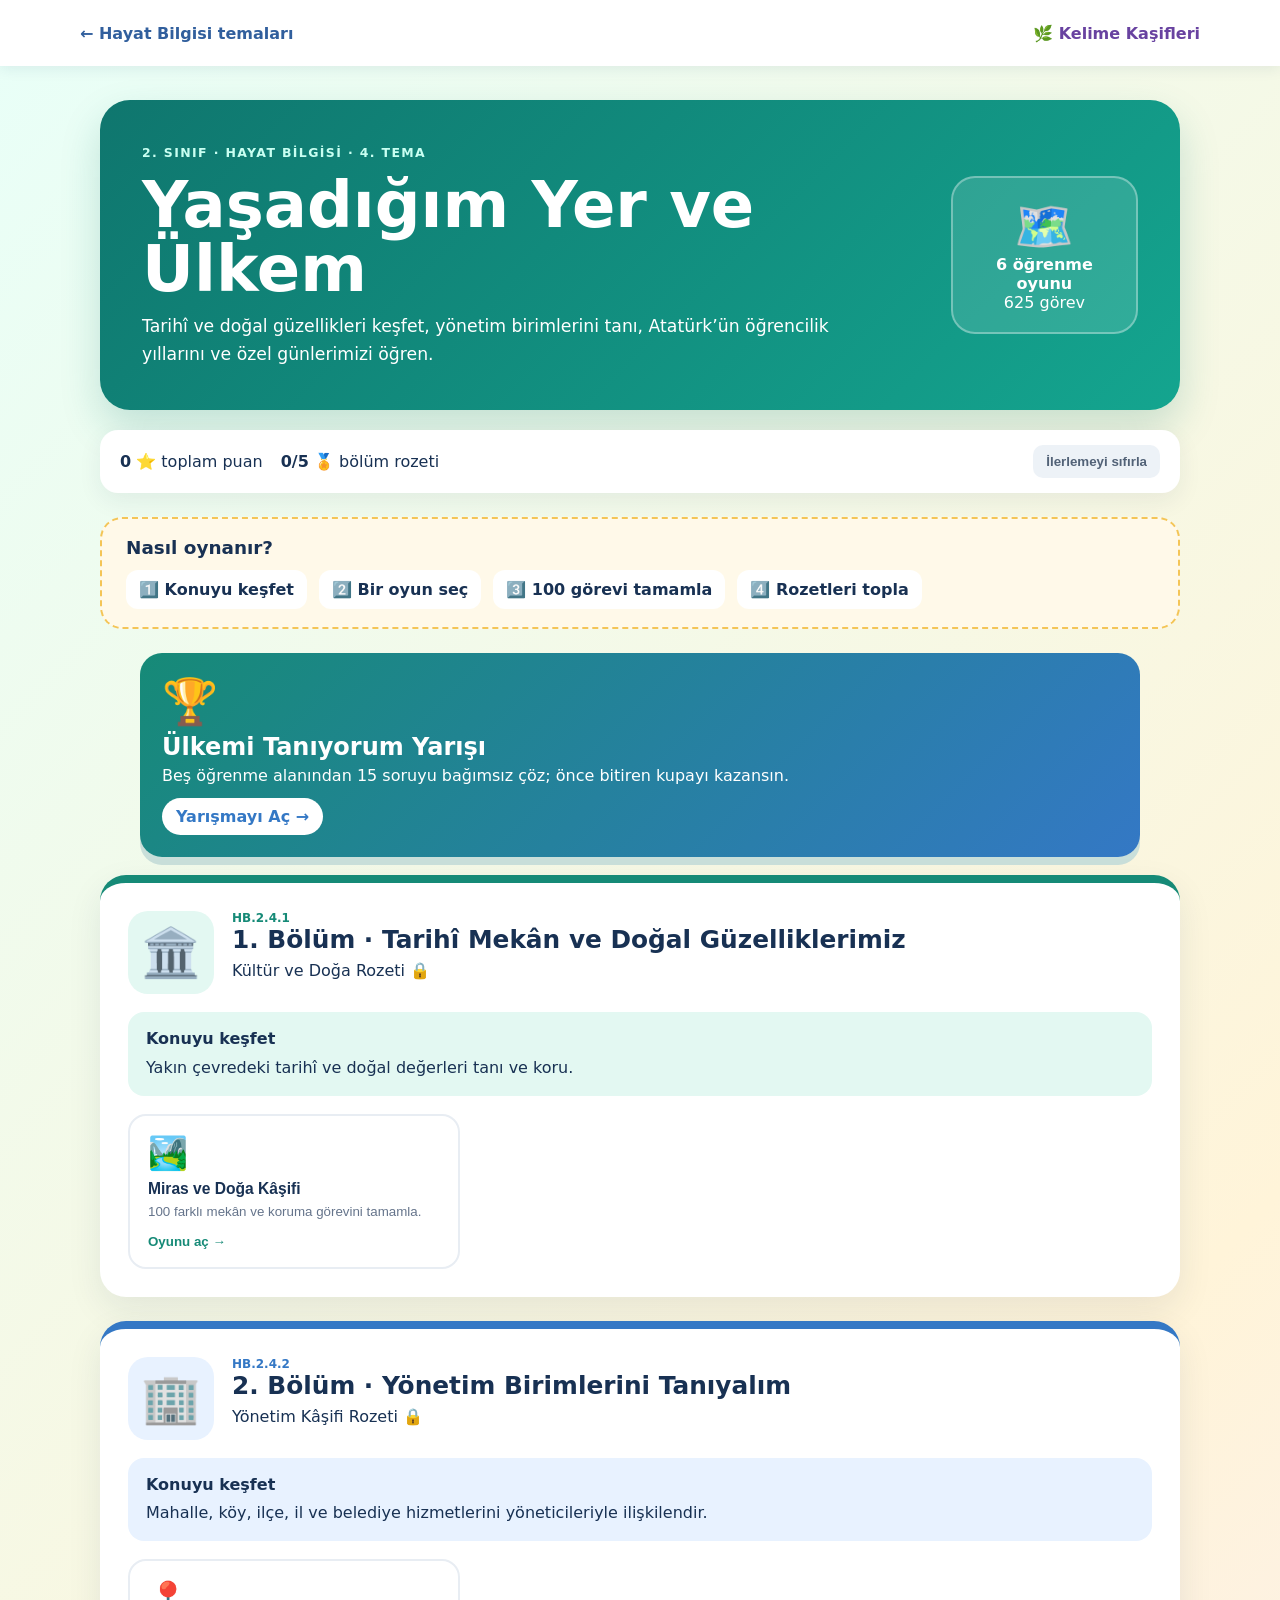
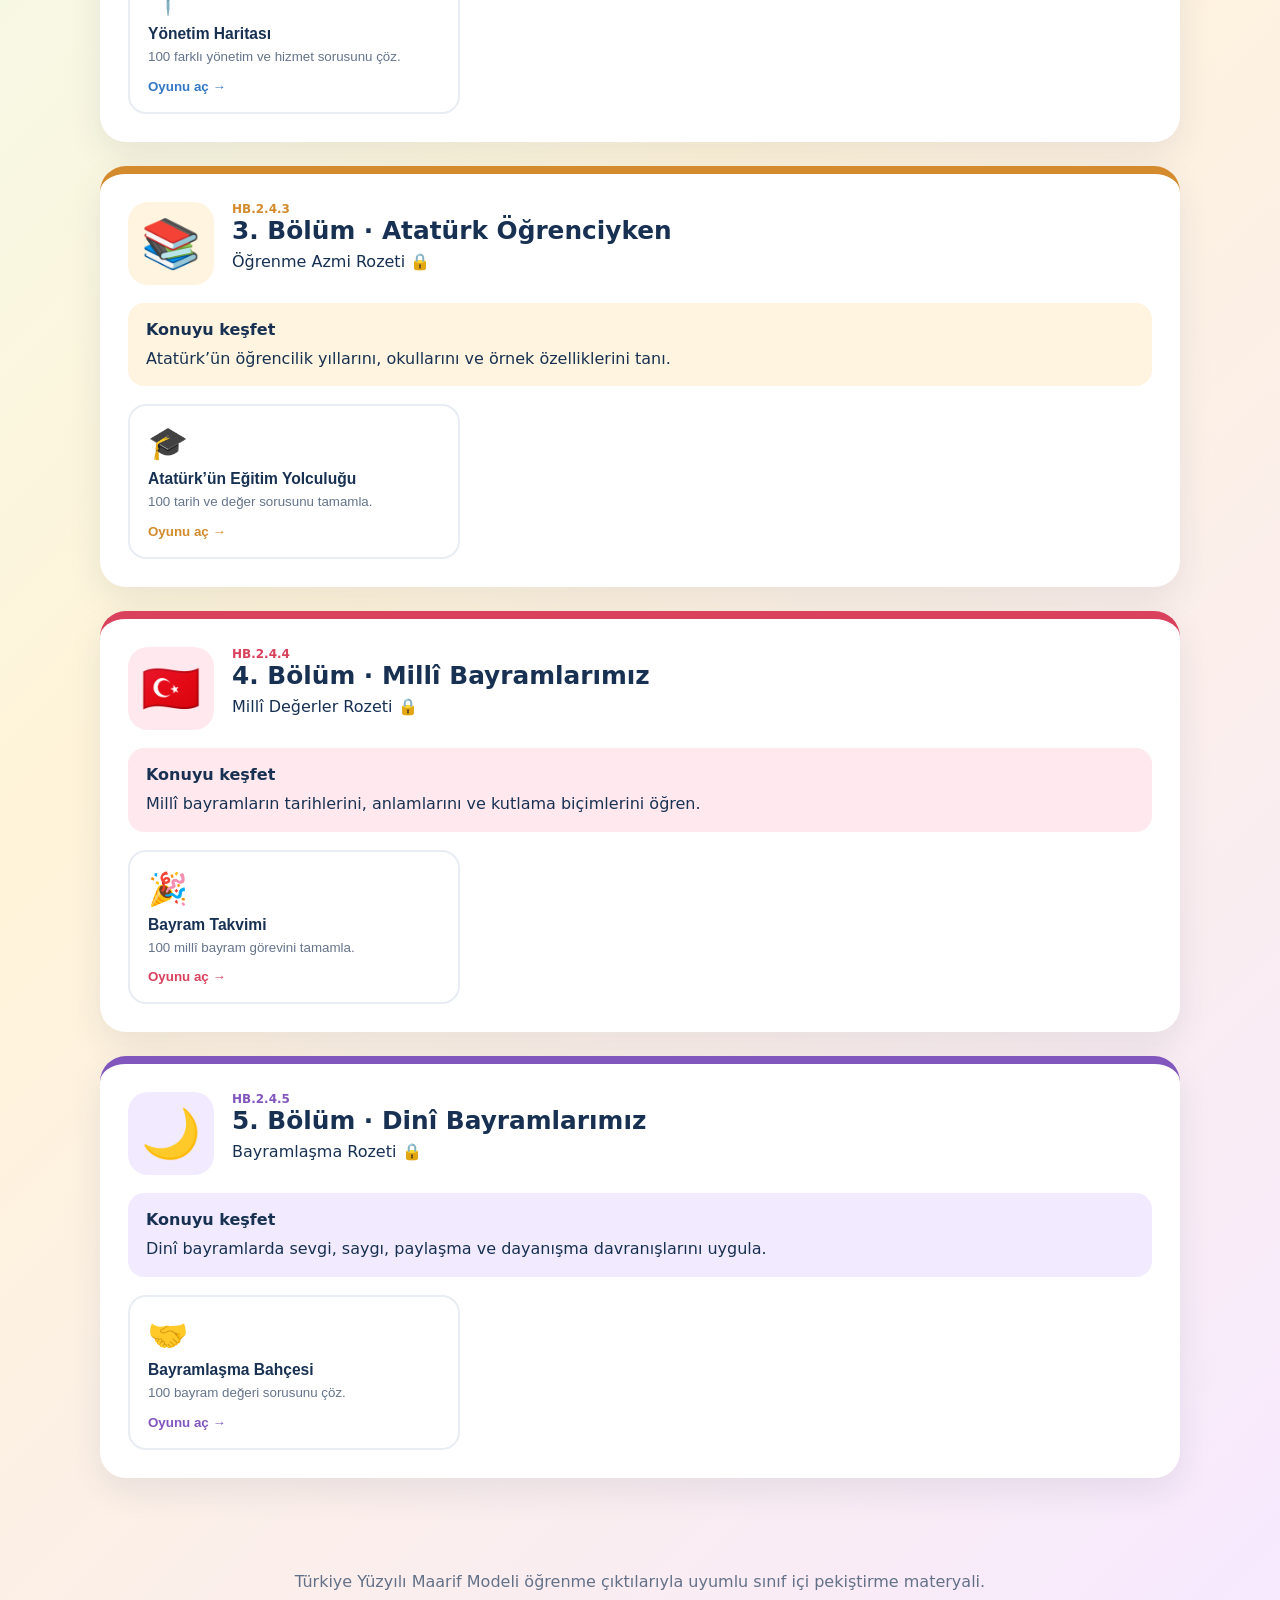
<file: index.html>
<!doctype html>
<html lang="tr">
<head>
<meta charset="utf-8"><meta name="viewport" content="width=device-width,initial-scale=1">
<meta name="theme-color" content="#0f766e"><meta http-equiv="Cache-Control" content="no-cache, no-store, must-revalidate">
<title>Yaşadığım Yer ve Ülkem | Kelime Kaşifleri</title>
<link rel="stylesheet" href="styles.css?v=1">
</head>
<body>
<header class="top"><a class="home" href="https://dilaleylak-svg.github.io/hayat-bilgisi/">← Hayat Bilgisi temaları</a><div class="brand">🌿 Kelime Kaşifleri</div></header>
<main>
<section class="hero">
<div><span class="eyebrow">2. SINIF · HAYAT BİLGİSİ · 4. TEMA</span><h1>Yaşadığım Yer ve Ülkem</h1><p>Tarihî ve doğal güzellikleri keşfet, yönetim birimlerini tanı, Atatürk’ün öğrencilik yıllarını ve özel günlerimizi öğren.</p></div>
<div class="hero-badge">🗺️<b>6 öğrenme oyunu</b><span>625 görev</span></div>
</section>
<section class="progress"><div><b id="stars">0</b> ⭐ toplam puan</div><div><b id="badges">0/5</b> 🏅 bölüm rozeti</div><button id="reset" type="button">İlerlemeyi sıfırla</button></section>
<section class="how"><h2>Nasıl oynanır?</h2><div class="steps"><span>1️⃣ Konuyu keşfet</span><span>2️⃣ Bir oyun seç</span><span>3️⃣ 100 görevi tamamla</span><span>4️⃣ Rozetleri topla</span></div></section>
<section style="margin:18px auto;max-width:1000px"><a href="ulkem-yarisi.html?v=1" style="display:block;text-decoration:none;color:#fff;background:linear-gradient(135deg,#168a77,#3478c5);border-radius:22px;padding:22px;box-shadow:0 8px 0 #c9dfda"><div style="font-size:45px">🏆</div><h2 style="margin:5px 0">Ülkemi Tanıyorum Yarışı</h2><p style="margin:5px 0 13px">Beş öğrenme alanından 15 soruyu bağımsız çöz; önce bitiren kupayı kazansın.</p><strong style="display:inline-block;background:#fff;color:#3478c5;border-radius:99px;padding:9px 14px">Yarışmayı Aç →</strong></a></section>
<section id="worlds" class="worlds"></section>
</main>
<div id="modal" class="modal" hidden><div class="gamebox">
<button id="close" class="close" aria-label="Oyunu kapat">✕</button>
<div id="gameHead"></div><div class="meter"><i id="bar"></i></div>
<div id="question"></div><div id="answers" class="answers"></div><div id="feedback" class="feedback" aria-live="polite"></div>
<button id="next" class="next" hidden>Sonraki görev →</button>
</div></div>
<footer>Türkiye Yüzyılı Maarif Modeli öğrenme çıktılarıyla uyumlu sınıf içi pekiştirme materyali.</footer>
<script src="app.js?v=101"></script>
</body></html>
</file>
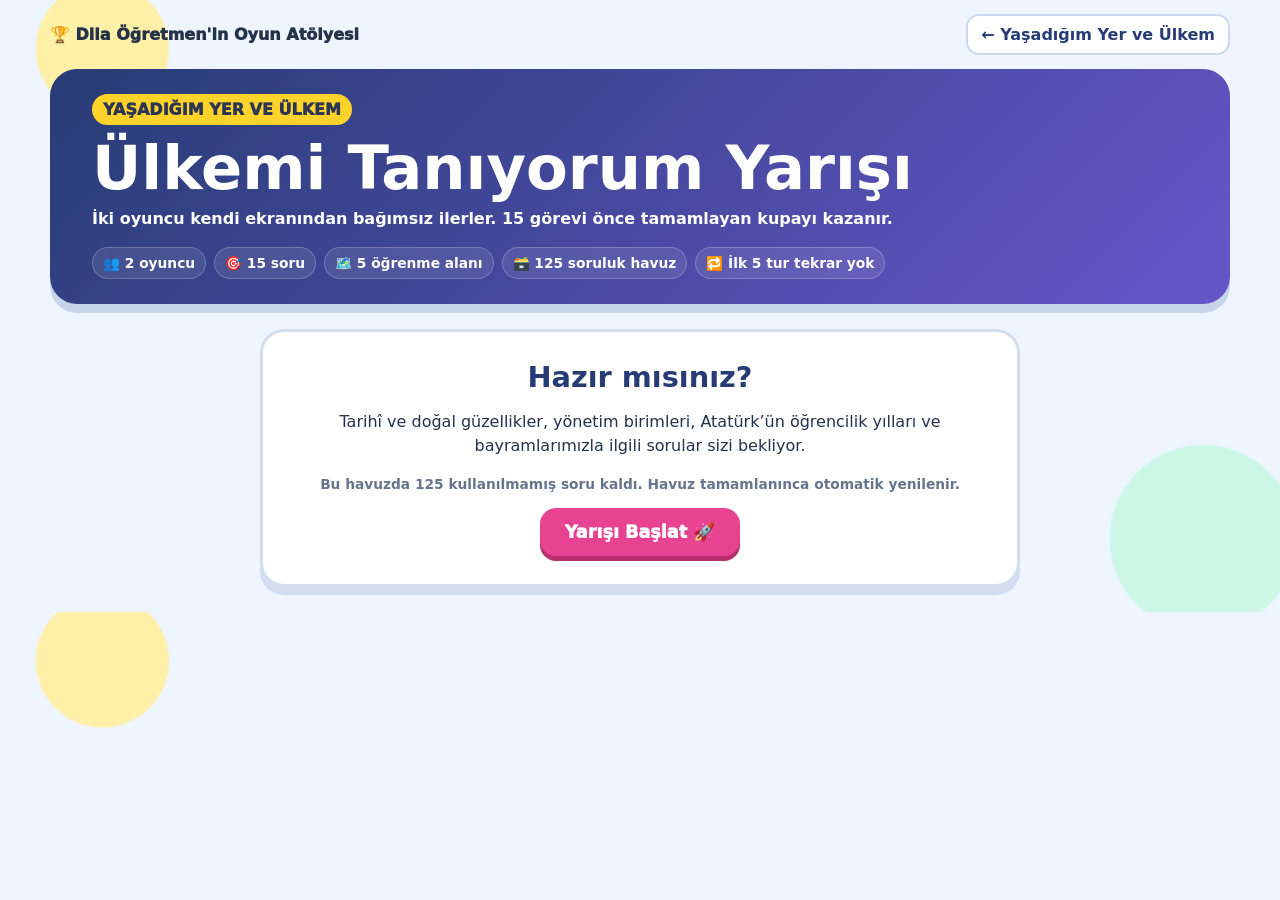
<file: ulkem-yarisi.html>
<!doctype html>
<html lang="tr">
<head>
<meta charset="utf-8"><meta name="viewport" content="width=device-width,initial-scale=1">
<meta name="theme-color" content="#273c75"><meta http-equiv="Cache-Control" content="no-cache, no-store, must-revalidate">
<title>Yaşadığım Yer ve Ülkem · İki Kişilik Yarışma</title>
<style>
:root{--navy:#273c75;--pink:#e84393;--yellow:#ffd32a;--green:#16a085;--red:#e74c3c;--ink:#24324a;--bg:#eef5ff}
*{box-sizing:border-box}body{margin:0;font-family:ui-rounded,"Arial Rounded MT Bold",system-ui,sans-serif;color:var(--ink);background:radial-gradient(circle at 8% 8%,#fff0a8 0 5%,transparent 5.2%),radial-gradient(circle at 94% 88%,#ccf7e7 0 7%,transparent 7.2%),var(--bg)}
button,a{font:inherit}.wrap{width:min(1180px,calc(100% - 22px));margin:auto}.top{display:flex;justify-content:space-between;align-items:center;padding:14px 0}.back{color:var(--navy);background:#fff;border:2px solid #cbd9ec;border-radius:13px;padding:9px 13px;text-decoration:none;font-weight:900}.brand{font-weight:950}
.hero{background:linear-gradient(135deg,#273c75,#6656c9);color:#fff;border-radius:27px;padding:25px clamp(20px,4vw,42px);box-shadow:0 9px 0 #c6d4e9}.tag{display:inline-block;background:var(--yellow);color:#2b3554;border-radius:99px;padding:6px 11px;font-weight:950}.hero h1{font-size:clamp(2rem,5vw,3.8rem);line-height:1;margin:13px 0 8px}.hero p{margin:0;line-height:1.5;font-weight:700}.rules{display:flex;flex-wrap:wrap;gap:8px;margin-top:16px}.rules span{background:#ffffff18;border:1px solid #ffffff35;border-radius:99px;padding:7px 10px;font-size:.86rem;font-weight:850}
.startbox{text-align:center;background:#fff;border:3px solid #d2def0;border-radius:24px;margin:25px auto;padding:28px;max-width:760px;box-shadow:0 8px 0 #d2def0}.startbox h2{color:var(--navy);font-size:1.8rem;margin:0 0 8px}.startbox p{line-height:1.5}.start{border:0;border-radius:16px;background:var(--pink);color:#fff;padding:14px 25px;font-weight:950;font-size:1.1rem;cursor:pointer;box-shadow:0 5px 0 #b92f6f}
.arena{display:grid;grid-template-columns:1fr 1fr;gap:16px;margin:25px 0 35px}.player{background:#fff;border:4px solid var(--c);border-radius:24px;overflow:hidden;box-shadow:0 8px 0 color-mix(in srgb,var(--c) 28%,#d7e2ef)}.phead{background:var(--c);color:#fff;padding:13px 16px;display:flex;justify-content:space-between;align-items:center}.phead h2{margin:0}.score{font-weight:950}.track{height:22px;background:#e8edf5;margin:15px;border-radius:99px;overflow:hidden}.track i{display:block;height:100%;width:0;background:linear-gradient(90deg,var(--yellow),#ff9f1a);border-radius:99px;transition:width .35s}.content{padding:4px 18px 20px}.count{font-size:.82rem;font-weight:950;color:#64748b}.question{min-height:82px;font-size:1.15rem;font-weight:900;margin:10px 0 5px;line-height:1.3}.visual{min-height:34px;background:#f2f6fc;border-radius:12px;padding:8px;text-align:center;font-weight:800;color:#53657c}.answers{display:grid;grid-template-columns:1fr 1fr;gap:9px;margin-top:12px}.ans{border:2px solid #d3deed;background:#fff;border-radius:13px;padding:11px 8px;font-weight:850;cursor:pointer;min-height:52px}.ans:hover{border-color:var(--c);transform:translateY(-1px)}.ans.ok{background:#d8f8ec;border-color:var(--green)}.ans.no{background:#ffe0de;border-color:var(--red)}.ans:disabled{cursor:default}.feedback{height:29px;margin-top:8px;font-weight:900;text-align:center}.winner{position:fixed;inset:0;background:#17213bcc;display:grid;place-items:center;padding:18px;z-index:4}.winner[hidden],.arena[hidden],.startbox[hidden]{display:none}.cupbox{background:#fff;border-radius:27px;padding:30px;text-align:center;max-width:510px;width:100%;box-shadow:0 18px 60px #0005}.cup{font-size:85px}.cupbox h2{font-size:2rem;color:var(--navy);margin:3px 0}.cupbox button{border:0;border-radius:14px;background:var(--pink);color:#fff;padding:12px 18px;font-weight:950;cursor:pointer;margin:5px}.poolnote{font-size:.86rem;color:#66758b;font-weight:750}
@media(max-width:760px){.arena{grid-template-columns:1fr}.hero h1{font-size:2.15rem}.question{min-height:auto}.answers{grid-template-columns:1fr 1fr}.brand{font-size:.87rem}}
</style>
</head>
<body><main class="wrap">
<header class="top"><div class="brand">🏆 Dila Öğretmen'in Oyun Atölyesi</div><a class="back" href="index.html?v=race1">← Yaşadığım Yer ve Ülkem</a></header>
<section class="hero"><span class="tag">YAŞADIĞIM YER VE ÜLKEM</span><h1>Ülkemi Tanıyorum Yarışı</h1><p>İki oyuncu kendi ekranından bağımsız ilerler. 15 görevi önce tamamlayan kupayı kazanır.</p><div class="rules"><span>👥 2 oyuncu</span><span>🎯 15 soru</span><span>🗺️ 5 öğrenme alanı</span><span>🗃️ 125 soruluk havuz</span><span>🔁 İlk 5 tur tekrar yok</span></div></section>
<section id="startbox" class="startbox"><h2>Hazır mısınız?</h2><p>Tarihî ve doğal güzellikler, yönetim birimleri, Atatürk’ün öğrencilik yılları ve bayramlarımızla ilgili sorular sizi bekliyor.</p><p id="poolNote" class="poolnote"></p><button id="start" class="start">Yarışı Başlat 🚀</button></section>
<section id="arena" class="arena" hidden></section>
</main>
<div id="winner" class="winner" hidden><div class="cupbox"><div class="cup">🏆</div><h2 id="winnerTitle"></h2><p id="winnerText"></p><button id="again">Yeni Yarış</button><button onclick="location.href='index.html?v=39'">Oyunlara Dön</button></div></div>
<script>const yOpts=(a,w)=>{let r=[a,...w].map(String).filter((x,i,z)=>z.indexOf(x)===i);for(const f of ['Doğru bilgi edinirim.','Saygılı davranırım.','Korunmasına katkı sağlarım.','Bir yetişkinden yardım isterim.'])if(r.length<4&&!r.includes(f))r.push(f);return r.slice(0,4)},yQ=(p,v,a,w)=>[p,v,a,yOpts(a,w)];
const places=[['Kale','Tarihî mekân'],['Müze','Tarihî mekân'],['Eski köprü','Tarihî mekân'],['Ören yeri','Tarihî mekân'],['Tarihî cami','Tarihî mekân'],['Tarihî ev','Tarihî mekân'],['Anıt','Tarihî mekân'],['Kervansaray','Tarihî mekân'],['Antik tiyatro','Tarihî mekân'],['Tarihî saat kulesi','Tarihî mekân'],['Şelale','Doğal güzellik'],['Orman','Doğal güzellik'],['Göl','Doğal güzellik'],['Mağara','Doğal güzellik'],['Kanyon','Doğal güzellik'],['Dağ','Doğal güzellik'],['Plaj','Doğal güzellik'],['Yayla','Doğal güzellik'],['Vadi','Doğal güzellik'],['Nehir','Doğal güzellik'],['Traverten','Doğal güzellik'],['Milli park','Doğal güzellik'],['Tarihî çeşme','Tarihî mekân'],['Saray','Tarihî mekân'],['Doğal gölet','Doğal güzellik']];
const heritage=Array.from({length:100},(_,i)=>{let z=places[i%25],k=Math.floor(i/25);if(k===0)return yQ(z[0]+' hangi grupta değerlendirilir?','🏛️🌿 Tarih ve doğa',z[1],['Tarihî mekân','Doğal güzellik','Yönetim birimi']);if(k===1)return yQ(z[0]+' ziyaret edilirken en doğru davranış hangisidir?','🛡️ Değerlerimizi koruyalım','Çevreyi temiz tutup kurallara uymak',['Duvarlara yazı yazmak','Çöp bırakmak','Bitkilere ve eserlere zarar vermek']);if(k===2)return yQ(z[0]+' hakkında araştırma yaparken hangi bilgi önemlidir?','🔍 Yakın çevre araştırması','Yerin özelliği, önemi ve korunma biçimi',['Yalnız girişteki renk','Ziyaretçilerin kıyafetleri','Konuyla ilgisiz söylentiler']);return yQ(z[0]+' gelecek kuşaklara aktarılmak için nasıl korunmalıdır?','🌍 Ortak miras','Zarar vermeden kullanılıp yetkililere destek olunmalıdır.',['Parçaları hatıra olarak alınmalıdır.','Çevresi kirletilmelidir.','Koruma uyarıları yok sayılmalıdır.'])});
const units=[['Mahalle','Muhtar'],['Köy','Muhtar'],['İlçe','Kaymakam'],['İl','Vali'],['Belediye hizmetleri','Belediye başkanı'],['Mahalle sorunları','Muhtar'],['İlçedeki devlet işleri','Kaymakam'],['İldeki devlet işleri','Vali'],['Park ve temizlik hizmetleri','Belediye'],['Çöp toplama','Belediye'],['Yerel ulaşım','Belediye'],['Mahalle duyuruları','Muhtar'],['İlçe yönetimi','Kaymakamlık'],['İl yönetimi','Valilik'],['Yerel ortak ihtiyaçlar','Belediye'],['Köyün ortak işleri','Muhtar'],['İlçedeki resmî çalışmalar','Kaymakam'],['İldeki güvenlik ve koordinasyon','Vali'],['Çevre düzenleme','Belediye'],['Mahallede ikamet belgesi','Muhtarlık'],['İlçe merkezi','Kaymakamlık'],['İl merkezi','Valilik'],['Yerel yönetim','Belediye'],['Mahalle yönetimi','Muhtarlık'],['Kamu hizmetlerinin ilde yürütülmesi','Valilik']];
const management=Array.from({length:100},(_,i)=>{let z=units[i%25],k=Math.floor(i/25);if(k===0)return yQ(z[0]+' ile ilgili yönetici veya birim hangisidir?','🏢 Yönetim birimleri',z[1],['Muhtar','Kaymakam','Vali','Belediye'].filter(x=>x!==z[1]));if(k===1)return yQ(z[0]+' konusunda bilgi almak için hangi kuruma başvurmak uygundur?','📍 Yaşadığım yer',z[1].replace(' başkanı','').replace('Vali','Valilik').replace('Kaymakam','Kaymakamlık').replace('Muhtar','Muhtarlık'),['Muhtarlık','Kaymakamlık','Valilik','Belediye']);if(k===2)return yQ(z[0]+' hizmetinin amacı nedir?','🤝 Topluma hizmet','İnsanların ortak ihtiyaçlarını düzenli biçimde karşılamak',['Yalnız bir kişiye ayrıcalık sağlamak','Kuralları kaldırmak','Hizmetleri durdurmak']);return yQ(z[0]+' hakkında bir sorun fark edildiğinde ne yapılmalıdır?','🗣️ Katılım','Uygun yönetim birimine saygılı biçimde bildirilmelidir.',['Sorun büyütülmelidir.','Kamu malına zarar verilmelidir.','Yanlış bilgi yayılmalıdır.'])});
const ataturkFacts=[['Mustafa Kemal’in doğduğu şehir','Selanik'],['İlk başladığı geleneksel okul','Mahalle Mektebi'],['Daha sonra devam ettiği yenilikçi okul','Şemsi Efendi Mektebi'],['Askerî ortaokulu','Selanik Askerî Rüştiyesi'],['Lise öğrenimini sürdürdüğü okul','Manastır Askerî İdadisi'],['İstanbul’da devam ettiği askerî okul','Harp Okulu'],['Kurmay subay olarak mezun olduğu okul','Harp Akademisi'],['Matematik öğretmeninin verdiği ad','Kemal'],['Öğrencilikte sevdiği alanlardan biri','Matematik'],['Okumaya verdiği önem','Kitaplardan yeni bilgiler öğrenmek'],['Okul yaşamında öne çıkan özelliği','Çalışkanlık'],['Arkadaşlarıyla ilişkilerinde öne çıkan yönü','Düşüncelerini paylaşmak'],['Askerî okulu seçme isteği','Asker olma hedefi'],['Başarıya ulaşmasında etkili alışkanlık','Düzenli çalışmak'],['Farklı derslere ilgi göstermesi','Çok yönlü gelişmek'],['Tarih okumalarının katkısı','Vatan sevgisini güçlendirmek'],['Öğrencilik yıllarından çıkarılacak ders','Azimle çalışmak'],['Sorular sorması ve araştırması','Meraklı olmak'],['Kitap okuma alışkanlığı','Bilgi birikimini artırmak'],['Zorluklar karşısındaki tutumu','Kararlı olmak'],['Okuldaki görevlerini yapması','Sorumluluk sahibi olmak'],['Matematik dersindeki başarısı','Kemal adını almasında etkili olmak'],['Eğitim hayatındaki okul değişiklikleri','Hedeflerine göre öğrenimini sürdürmek'],['Öğrenmeye devam etmesi','Kendini geliştirmek'],['Öğrencilik yaşamının bize gösterdiği değer','Çalışma ve öğrenme sevgisi']];
const ataturk=Array.from({length:100},(_,i)=>{let z=ataturkFacts[i%25],k=Math.floor(i/25);if(k===0)return yQ('Atatürk’ün öğrencilik yıllarıyla ilgili “'+z[0]+'” bilgisi hangisidir?','📚 Atatürk öğrenciyken',z[1],[ataturkFacts[(i+4)%25][1],ataturkFacts[(i+9)%25][1],ataturkFacts[(i+14)%25][1]]);if(k===1)return yQ('“'+z[1]+'” bilgisi Atatürk’ün öğrencilik yaşamında neyle ilişkilidir?','🎓 Öğrenme yolculuğu',z[0],[ataturkFacts[(i+3)%25][0],ataturkFacts[(i+8)%25][0],ataturkFacts[(i+13)%25][0]]);if(k===2)return yQ('Atatürk’ün öğrencilik yıllarındaki “'+z[1]+'” örneğinden hangi sonuç çıkarılabilir?','🌟 Örnek öğrenci','Eğitime ve kendini geliştirmeye önem vermiştir.',['Çalışmayı gereksiz görmüştür.','Okumaktan kaçınmıştır.','Hedef belirlememiştir.']);return yQ('Atatürk’ün öğrencilik yaşamından yararlanarak “'+z[0]+'” konusunda hangi davranış örnek alınabilir?','✅ Geçmişten öğreniyorum','Merak etmek, araştırmak ve düzenli çalışmak',['Sorumlulukları ertelemek','Zorlukta hemen vazgeçmek','Dersleri önemsememek'])});
const national=[['23 Nisan','Ulusal Egemenlik ve Çocuk Bayramı'],['19 Mayıs','Atatürk’ü Anma, Gençlik ve Spor Bayramı'],['30 Ağustos','Zafer Bayramı'],['29 Ekim','Cumhuriyet Bayramı']];
const nationalPool=Array.from({length:100},(_,i)=>{let z=national[i%4],k=Math.floor(i/25)%4,activity=['Bayrak asmak','Törene katılmak','Şiir okumak','Bayramın anlamını öğrenmek','Saygı duruşuna katılmak','Millî birlik duygusunu paylaşmak','Okulu süslemek','Marşları saygıyla dinlemek','Atatürk’ü anmak','Geçmişteki mücadeleyi öğrenmek','Arkadaşlarla kutlama yapmak','Bayram panosu hazırlamak','Büyükleri dinlemek','Doğru tarih bilgisi öğrenmek','Bayrağa saygı göstermek','Tören kurallarına uymak','Bayramla ilgili kitap okumak','Sınıfta görev almak','Birlikte şarkı söylemek','Kutlamaya özen göstermek','Bayram mesajı hazırlamak','Millî değerleri korumak','Coşkuyu paylaşmak','Kutlamada çevreyi temiz tutmak','Bayramın kazanımlarını düşünmek'][i%25];if(k===0)return yQ(z[0]+' tarihinde hangi millî bayram kutlanır?','🇹🇷 Millî bayram',z[1],national.filter(x=>x[1]!==z[1]).map(x=>x[1]));if(k===1)return yQ(z[1]+' hangi tarihte kutlanır?','📅 Bayram takvimi',z[0],national.filter(x=>x[0]!==z[0]).map(x=>x[0]));if(k===2)return yQ(z[1]+' kutlanırken “'+activity+'” davranışı neyi destekler?','🎉 Bayram coşkusu','Millî birlik ve ortak değerleri',['Bayramı önemsememeyi','Kurallara uymamayı','Çevreye zarar vermeyi']);return yQ(z[1]+' neden önemlidir?','🌟 Millî değerler','Geçmişimizi, bağımsızlığımızı ve ortak değerlerimizi hatırlatır.',['Yalnızca tatil olduğu için','Ders araçlarını unutturmak için','Toplumsal bağları zayıflatmak için'])});
const religiousActs=['Büyükleri ziyaret etmek','Küçükleri sevindirmek','Bayramlaşmak','Küsleri barıştırmak','İhtiyaç sahiplerine yardım etmek','Misafire ikramda bulunmak','Temiz ve özenli giyinmek','Akrabaları aramak','Komşuları ziyaret etmek','Paylaşmak','Nazik konuşmak','Bayram sabahı aileyle buluşmak','Çocuklara sevgi göstermek','Yaşlıların hâlini sormak','Çevreyi temiz tutmak','İsraftan kaçınmak','Birlikte yemek yemek','Hediyeleşmek','Dayanışmak','Teşekkür etmek','Hoşgörülü olmak','Aile bağlarını güçlendirmek','Gelenekleri öğrenmek','Yardımlaşmak','Bayram sevincini paylaşmak'];
const religious=Array.from({length:100},(_,i)=>{let a=religiousActs[i%25],k=Math.floor(i/25),bayram=i%2?'Ramazan Bayramı':'Kurban Bayramı';if(k===0)return yQ(bayram+' sırasında “'+a+'” hangi değeri güçlendirir?','🌙 Dinî bayramlar','Sevgi, paylaşma ve dayanışmayı',['Bencilliği','Kabalığı','İletişimsizliği']);if(k===1)return yQ(bayram+' kutlanırken “'+a+'” nasıl yapılmalıdır?','🤝 Bayramlaşma','Saygılı, ölçülü ve içten biçimde',['Başkalarını rahatsız ederek','İsraf ederek','Kuralları önemsemeden']);if(k===2)return yQ('“'+a+'” dinî bayramların hangi toplumsal yönünü gösterir?','🏡 Birlikte kutluyoruz','İnsanları yakınlaştırmasını ve yardımlaşmayı artırmasını',['İnsanları birbirinden uzaklaştırmasını','Sorumlulukları kaldırmasını','Yalnız kalmayı artırmasını']);return yQ(bayram+' ile ilgili doğru davranış hangisidir?','🎊 Bayram değerleri',a,['Başkalarıyla alay etmek','Çevreyi kirletmek','İhtiyaç sahiplerini görmezden gelmek'])});
const celebrationPlaces=['Sınıf panosunda','Okul töreninde','Kütüphane çalışmasında','Bayram hazırlığında','Sınıf sohbetinde','Okul bahçesinde','Tarih köşesinde','Değerler etkinliğinde','Aile sohbetinde','Kutlama çalışmasında'];
const students=['Ece','Mert','Zeynep','Arda','Elif','Can','Duru','Kerem','Ada','Efe'];
[nationalPool,religious].forEach(pool=>pool.forEach((q,i)=>{q[0]=celebrationPlaces[i%10]+' '+students[Math.floor(i/10)]+' şu soruyu inceliyor: '+q[0]}));

const gameSets={heritage,management,ataturk,nationalPool,religious};
const GAME_IDS=["heritage","management","ataturk","nationalPool","religious"],POOL_SIZE=125,ROUND_SIZE=15;
function shuffle(a){a=[...a];for(let i=a.length-1;i>0;i--){const j=Math.floor(Math.random()*(i+1));[a[i],a[j]]=[a[j],a[i]]}return a}
function buildPool(){const out=[],seen=new Set();for(let n=0;out.length<POOL_SIZE&&n<200;n++){for(const id of GAME_IDS){const q=gameSets[id]&&gameSets[id][n];if(!q)continue;const key=JSON.stringify([q[0],q[1],String(q[2])]);if(!seen.has(key)){seen.add(key);out.push(q);if(out.length===POOL_SIZE)break}}}return out}
const pool=buildPool(),historyKey="yasadigim-yer-ulkem-yaris-havuzu-v1";
function loadDeck(){let s;try{s=JSON.parse(localStorage.getItem(historyKey))}catch(e){}if(!s||!Array.isArray(s.order)||s.order.length!==POOL_SIZE||!Number.isInteger(s.cursor))s={order:shuffle([...Array(POOL_SIZE).keys()]),cursor:0,cycle:1};return s}
function takeRound(){let s=loadDeck(),ids=[];while(ids.length<ROUND_SIZE){if(s.cursor>=POOL_SIZE){s={order:shuffle([...Array(POOL_SIZE).keys()]),cursor:0,cycle:(s.cycle||1)+1}}const take=Math.min(ROUND_SIZE-ids.length,POOL_SIZE-s.cursor);ids.push(...s.order.slice(s.cursor,s.cursor+take));s.cursor+=take}localStorage.setItem(historyKey,JSON.stringify(s));return {questions:ids.map(i=>pool[i]),state:s}}
let round=[],players=[],finished=false;
const arena=document.getElementById("arena"),winner=document.getElementById("winner");
function updateNote(){const s=loadDeck(),remaining=POOL_SIZE-s.cursor;document.getElementById("poolNote").textContent="Bu havuzda "+remaining+" kullanılmamış soru kaldı. Havuz tamamlanınca otomatik yenilenir."}
function playerHTML(n){return `<article class="player" style="--c:${n===0?"#e84393":"#2878d0"}"><div class="phead"><h2>${n===0?"🔴":"🔵"} Oyuncu ${n+1}</h2><span class="score" id="score${n}">0 doğru</span></div><div class="track"><i id="bar${n}"></i></div><div class="content"><div class="count" id="count${n}"></div><div class="question" id="q${n}"></div><div class="visual" id="v${n}"></div><div class="answers" id="a${n}"></div><div class="feedback" id="f${n}"></div></div></article>`}
function startRace(){const result=takeRound();round=result.questions;players=[{i:0,correct:0,order:shuffle([...Array(ROUND_SIZE).keys()]),lock:false},{i:0,correct:0,order:shuffle([...Array(ROUND_SIZE).keys()]),lock:false}];finished=false;document.getElementById("startbox").hidden=true;winner.hidden=true;arena.hidden=false;arena.innerHTML=playerHTML(0)+playerHTML(1);renderPlayer(0);renderPlayer(1)}
function renderPlayer(n){if(finished)return;const p=players[n],q=round[p.order[p.i]];p.lock=false;document.getElementById("count"+n).textContent="Soru "+(p.i+1)+" / "+ROUND_SIZE;document.getElementById("q"+n).textContent=q[0];document.getElementById("v"+n).textContent=q[1]||"İpucunu düşün.";document.getElementById("bar"+n).style.width=(p.i/ROUND_SIZE*100)+"%";document.getElementById("score"+n).textContent=p.correct+" doğru";document.getElementById("f"+n).textContent="";const opts=shuffle(q[3]);const box=document.getElementById("a"+n);box.innerHTML=opts.map(x=>'<button class="ans"></button>').join("");[...box.children].forEach((b,i)=>{b.textContent=opts[i];b.onclick=()=>answer(n,b,opts[i],q[2])})}
function answer(n,btn,value,right){const p=players[n];if(finished||p.lock)return;p.lock=true;document.querySelectorAll("#a"+n+" .ans").forEach(b=>{b.disabled=true;if(String(b.textContent)===String(right))b.classList.add("ok")});const good=String(value)===String(right);if(good){p.correct++;btn.classList.add("ok");document.getElementById("f"+n).textContent="🎉 Doğru! İlerle."}else{btn.classList.add("no");document.getElementById("f"+n).textContent="💡 Doğru cevap: "+right}document.getElementById("score"+n).textContent=p.correct+" doğru";setTimeout(()=>advance(n),good?350:900)}
function advance(n){if(finished)return;const p=players[n];p.i++;document.getElementById("bar"+n).style.width=(p.i/ROUND_SIZE*100)+"%";if(p.i>=ROUND_SIZE){finishRace(n);return}renderPlayer(n)}
function finishRace(n){finished=true;players.forEach((p,k)=>p.lock=true);document.querySelectorAll(".ans").forEach(b=>b.disabled=true);document.getElementById("winnerTitle").textContent="Oyuncu "+(n+1)+" kupayı kazandı!";document.getElementById("winnerText").textContent="15 soruyu ilk tamamlayan Oyuncu "+(n+1)+" oldu. Doğru sayısı: "+players[n].correct+"/15";winner.hidden=false}
document.getElementById("start").onclick=startRace;document.getElementById("again").onclick=()=>{winner.hidden=true;arena.hidden=true;document.getElementById("startbox").hidden=false;updateNote()};updateNote();
</script></body></html>
</file>
<file: styles.css>
:root{--ink:#183153;--teal:#315f9d;--mint:#e7f1ff;--gold:#f5b942;--paper:#fffdf7;--red:#e85d75}*{box-sizing:border-box}body{margin:0;font-family:Nunito,system-ui,-apple-system,"Segoe UI",sans-serif;color:var(--ink);background:linear-gradient(135deg,#e8fff8,#fff4d9 55%,#f7e9ff);min-height:100vh}.top{height:66px;background:#fff;display:flex;align-items:center;justify-content:space-between;padding:0 max(20px,calc((100% - 1120px)/2));box-shadow:0 2px 14px #163a5f18;position:sticky;top:0;z-index:5}.home{color:var(--teal);font-weight:900;text-decoration:none}.brand{font-weight:900;color:#6842a0}main{max-width:1120px;margin:auto;padding:34px 20px 70px}.hero{display:flex;align-items:center;justify-content:space-between;gap:30px;background:linear-gradient(135deg,#0f766e,#14a58f);color:white;border-radius:30px;padding:42px;box-shadow:0 18px 40px #0f766e33}.eyebrow{font-size:.78rem;font-weight:900;letter-spacing:.11em;color:#c9fff2}.hero h1{font-size:clamp(2rem,5vw,4rem);line-height:1;margin:12px 0}.hero p{max-width:700px;font-size:1.08rem;line-height:1.6;margin:0}.hero-badge{background:#ffffff20;border:2px solid #ffffff55;border-radius:24px;min-width:155px;padding:20px;text-align:center;font-size:3rem}.hero-badge b,.hero-badge span{display:block;font-size:1rem}.progress{margin:20px 0;display:flex;gap:18px;align-items:center;flex-wrap:wrap;background:white;border-radius:18px;padding:15px 20px;box-shadow:0 8px 25px #18315312}.progress div{font-size:1rem}.progress button{margin-left:auto;border:0;background:#edf2f7;color:#526277;border-radius:10px;padding:9px 13px;font-weight:700;cursor:pointer}.how{background:#fff9e9;border:2px dashed #f4c557;border-radius:22px;padding:18px 24px;margin:24px 0}.how h2{margin:0 0 12px;font-size:1.15rem}.steps{display:flex;gap:12px;flex-wrap:wrap}.steps span{background:white;border-radius:12px;padding:10px 13px;font-weight:800}.worlds{display:grid;gap:24px}.world{background:white;border-radius:26px;padding:28px;box-shadow:0 13px 35px #18315316;border-top:8px solid var(--c)}.world-head{display:flex;gap:18px;align-items:flex-start}.world-icon{font-size:3rem;background:var(--soft);border-radius:20px;padding:13px}.world h2{margin:0 0 7px;font-size:1.55rem}.code{font-size:.75rem;color:var(--c);font-weight:900}.intro{background:var(--soft);border-radius:16px;padding:15px 18px;margin:18px 0;line-height:1.55}.intro b{display:block;margin-bottom:4px}.cards{display:grid;grid-template-columns:repeat(3,1fr);gap:14px}.card{border:2px solid #e8edf3;background:#fff;border-radius:18px;padding:18px;text-align:left;cursor:pointer;transition:.2s;color:var(--ink)}.card:hover{transform:translateY(-3px);border-color:var(--c);box-shadow:0 9px 20px #18315315}.card .emoji{font-size:2rem}.card h3{margin:8px 0 5px}.card p{margin:0;color:#65748b;line-height:1.4}.card strong{display:block;color:var(--c);margin-top:12px}.modal{position:fixed;inset:0;background:#10243bd9;z-index:20;display:grid;place-items:center;padding:18px}.modal[hidden]{display:none}.gamebox{background:var(--paper);border-radius:28px;width:min(680px,100%);min-height:470px;padding:30px;position:relative;box-shadow:0 25px 80px #0008}.close{position:absolute;right:18px;top:16px;border:0;background:#edf2f7;width:38px;height:38px;border-radius:50%;font-size:1rem;cursor:pointer}.game-title{font-size:1.35rem;font-weight:950;margin-right:40px}.game-meta{color:#6b7890;margin-top:4px}.meter{height:10px;background:#e8edf3;border-radius:9px;margin:18px 0;overflow:hidden}.meter i{display:block;height:100%;width:0;background:linear-gradient(90deg,#16a085,#f5b942);transition:.3s}.qno{font-weight:900;color:var(--teal);font-size:.85rem}.prompt{font-size:1.35rem;font-weight:900;margin:10px 0}.scene{text-align:center;font-size:2.3rem;background:#f3f8fb;border-radius:16px;padding:15px;margin-bottom:15px;white-space:pre-line}.answers{display:grid;grid-template-columns:1fr 1fr;gap:11px}.answer{border:2px solid #dbe4ec;background:white;border-radius:14px;padding:13px;font-size:1rem;font-weight:750;color:var(--ink);cursor:pointer}.answer:hover{border-color:#14a58f}.answer.good{background:#dcfce7;border-color:#22a45b}.answer.bad{background:#ffe4e8;border-color:#e85d75}.answer:disabled{cursor:default}.feedback{min-height:48px;margin-top:15px;font-weight:800}.next{display:block;margin-left:auto;border:0;border-radius:13px;background:var(--teal);color:#fff;padding:12px 18px;font-weight:900;cursor:pointer}.result{text-align:center;padding:25px 5px}.result .cup{font-size:5rem}.result h2{font-size:2rem;margin:10px}.result p{font-size:1.1rem}.play-again{border:0;border-radius:13px;background:var(--teal);color:white;padding:13px 20px;font-weight:900;cursor:pointer}footer{text-align:center;padding:24px;color:#637188}@media(max-width:760px){.hero{padding:28px;align-items:flex-start}.hero-badge{display:none}.cards{grid-template-columns:1fr}.world{padding:20px}.answers{grid-template-columns:1fr}.progress button{margin-left:0}.gamebox{padding:24px 18px}.top{padding:0 15px}}
</file>
